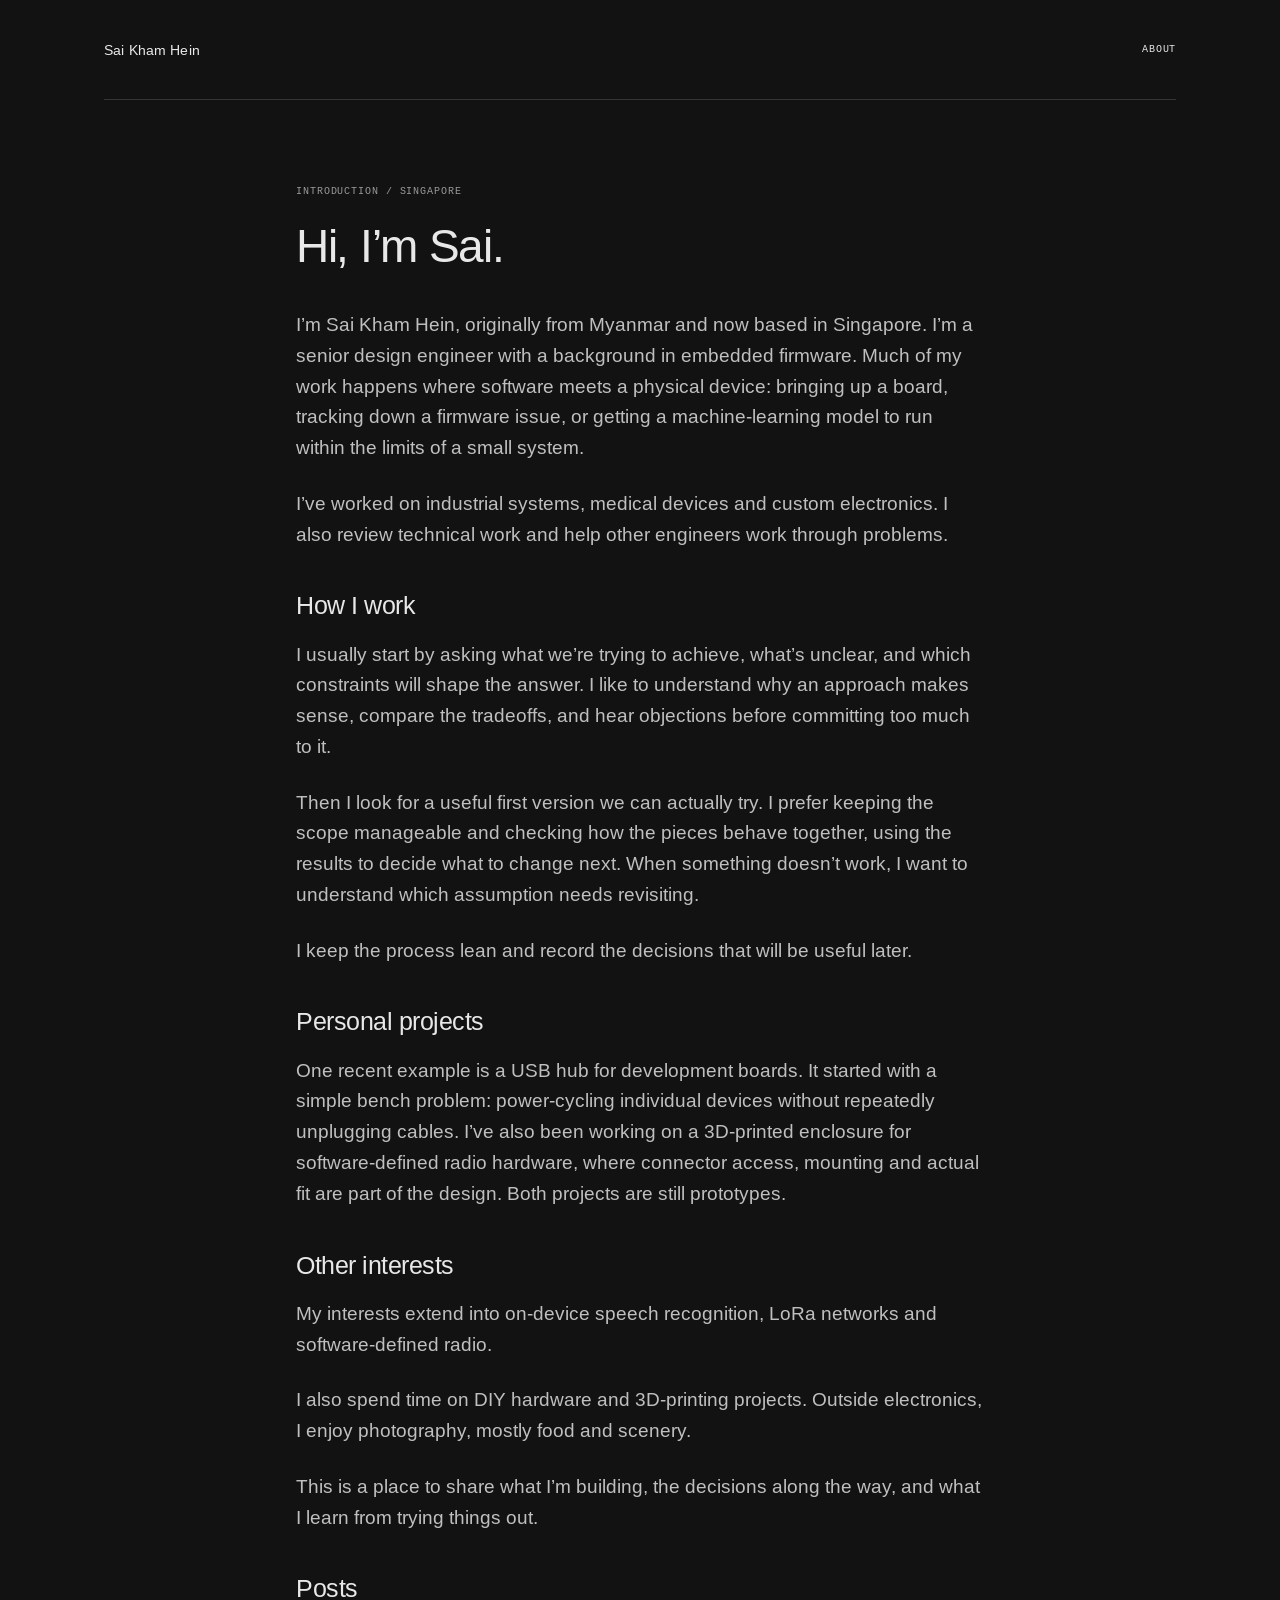
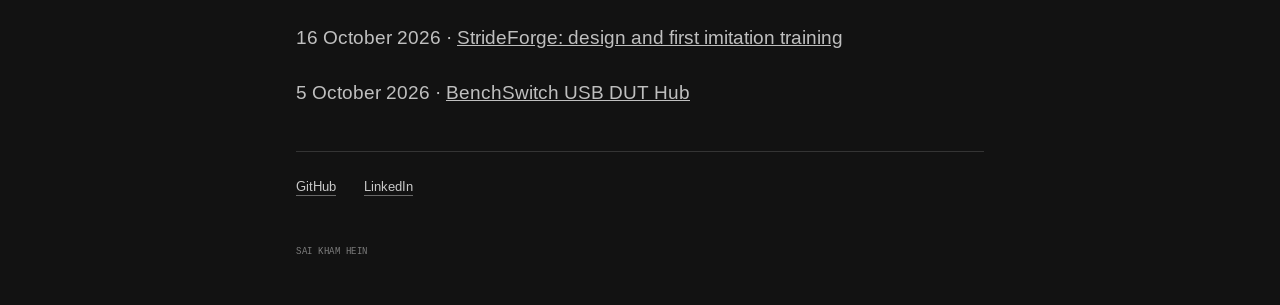
<file: index.html>
<!doctype html>
<html lang="en">
<head>
<meta charset="utf-8">
<meta name="viewport" content="width=device-width, initial-scale=1">
<meta name="color-scheme" content="dark">
<meta name="description" content="Sai Kham Hein is a senior design engineer based in Singapore, working across hardware, embedded firmware and Edge AI.">
<title>Sai Kham Hein · About</title>
<link rel="stylesheet" href="./styles.css">
</head>
<body>
<a class="skip-link" href="#about">Skip to introduction</a>
<header class="site-header">
  <a class="name" href="./">Sai Kham Hein</a>
  <nav aria-label="Main navigation"><a class="current" href="#about" aria-current="page">About</a></nav>
</header>
<main id="about" tabindex="-1">
  <article aria-labelledby="intro-title">
    <div class="meta">Introduction / Singapore</div>
    <h1 id="intro-title">Hi, I’m Sai.</h1>
    <p>I’m Sai Kham Hein, originally from Myanmar and now based in Singapore. I’m a senior design engineer with a background in embedded firmware. Much of my work happens where software meets a physical device: bringing up a board, tracking down a firmware issue, or getting a machine-learning model to run within the limits of a small system.</p>
    <p>I’ve worked on industrial systems, medical devices and custom electronics. I also review technical work and help other engineers work through problems.</p>
    <h2>How I work</h2>
    <p>I usually start by asking what we’re trying to achieve, what’s unclear, and which constraints will shape the answer. I like to understand why an approach makes sense, compare the tradeoffs, and hear objections before committing too much to it.</p>
<p>Then I look for a useful first version we can actually try. I prefer keeping the scope manageable and checking how the pieces behave together, using the results to decide what to change next. When something doesn’t work, I want to understand which assumption needs revisiting.</p>
<p>I keep the process lean and record the decisions that will be useful later.</p>
    <h2>Personal projects</h2>
    <p>One recent example is a USB hub for development boards. It started with a simple bench problem: power-cycling individual devices without repeatedly unplugging cables. I’ve also been working on a 3D-printed enclosure for software-defined radio hardware, where connector access, mounting and actual fit are part of the design. Both projects are still prototypes.</p>
    <h2>Other interests</h2>
    <p>My interests extend into on-device speech recognition, LoRa networks and software-defined radio.</p>
    <p>I also spend time on DIY hardware and 3D-printing projects. Outside electronics, I enjoy photography, mostly food and scenery.</p>
    <p>This is a place to share what I’m building, the decisions along the way, and what I learn from trying things out.</p>

    <section class="posts" aria-labelledby="posts-title">
      <h2 id="posts-title">Posts</h2>
      <p><time datetime="2026-10-16">16 October 2026</time> · <a href="./posts/strideforge/">StrideForge: design and first imitation training</a></p>
      <p><time datetime="2026-10-05">5 October 2026</time> · <a href="./posts/benchswitch-usb-dut-hub/">BenchSwitch USB DUT Hub</a></p>
    </section>

    <footer class="article-footer">
      <nav class="links" aria-label="Find Sai online">
        <a href="https://github.com/saikhamhein">GitHub</a>
        <a href="https://www.linkedin.com/in/sai-kham-hein-118b35216/">LinkedIn</a>
      </nav>
      <div class="end">Sai Kham Hein</div>
    </footer>
  </article>
</main>
</body>
</html>
</file>
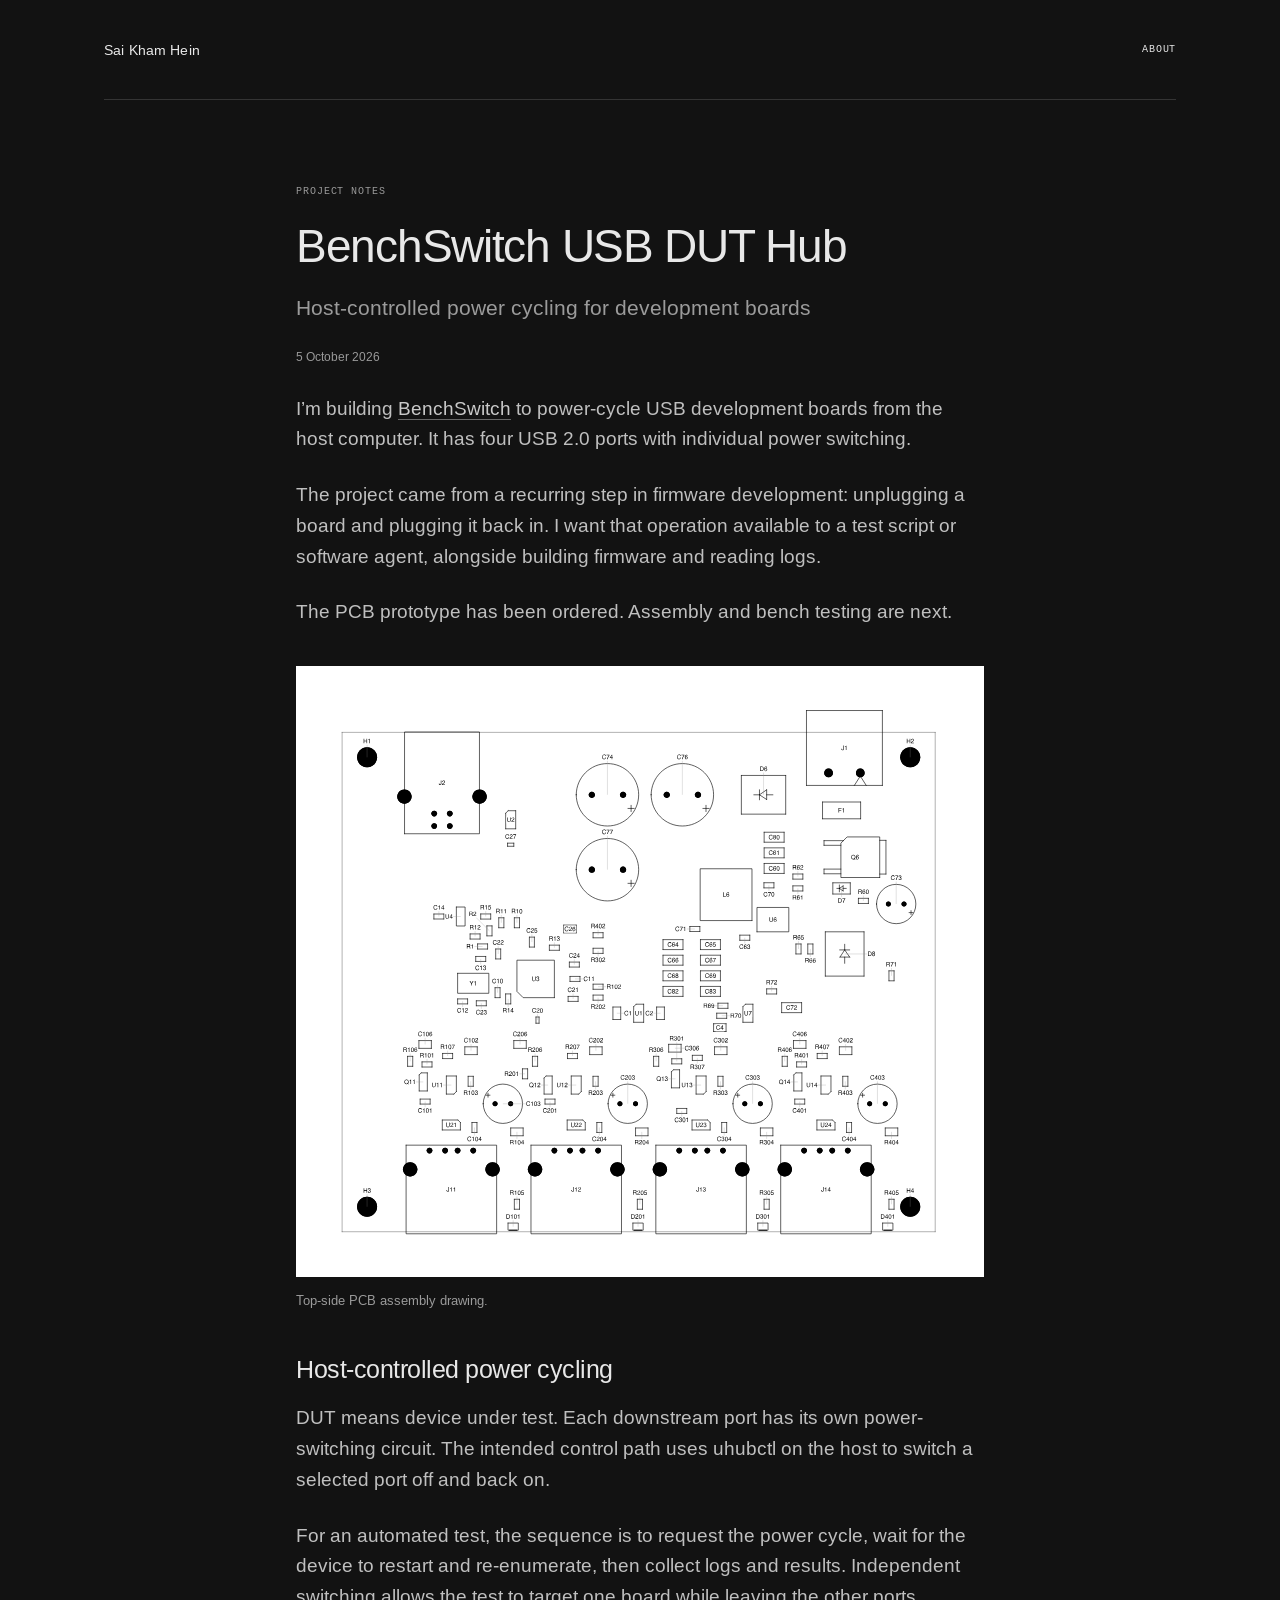
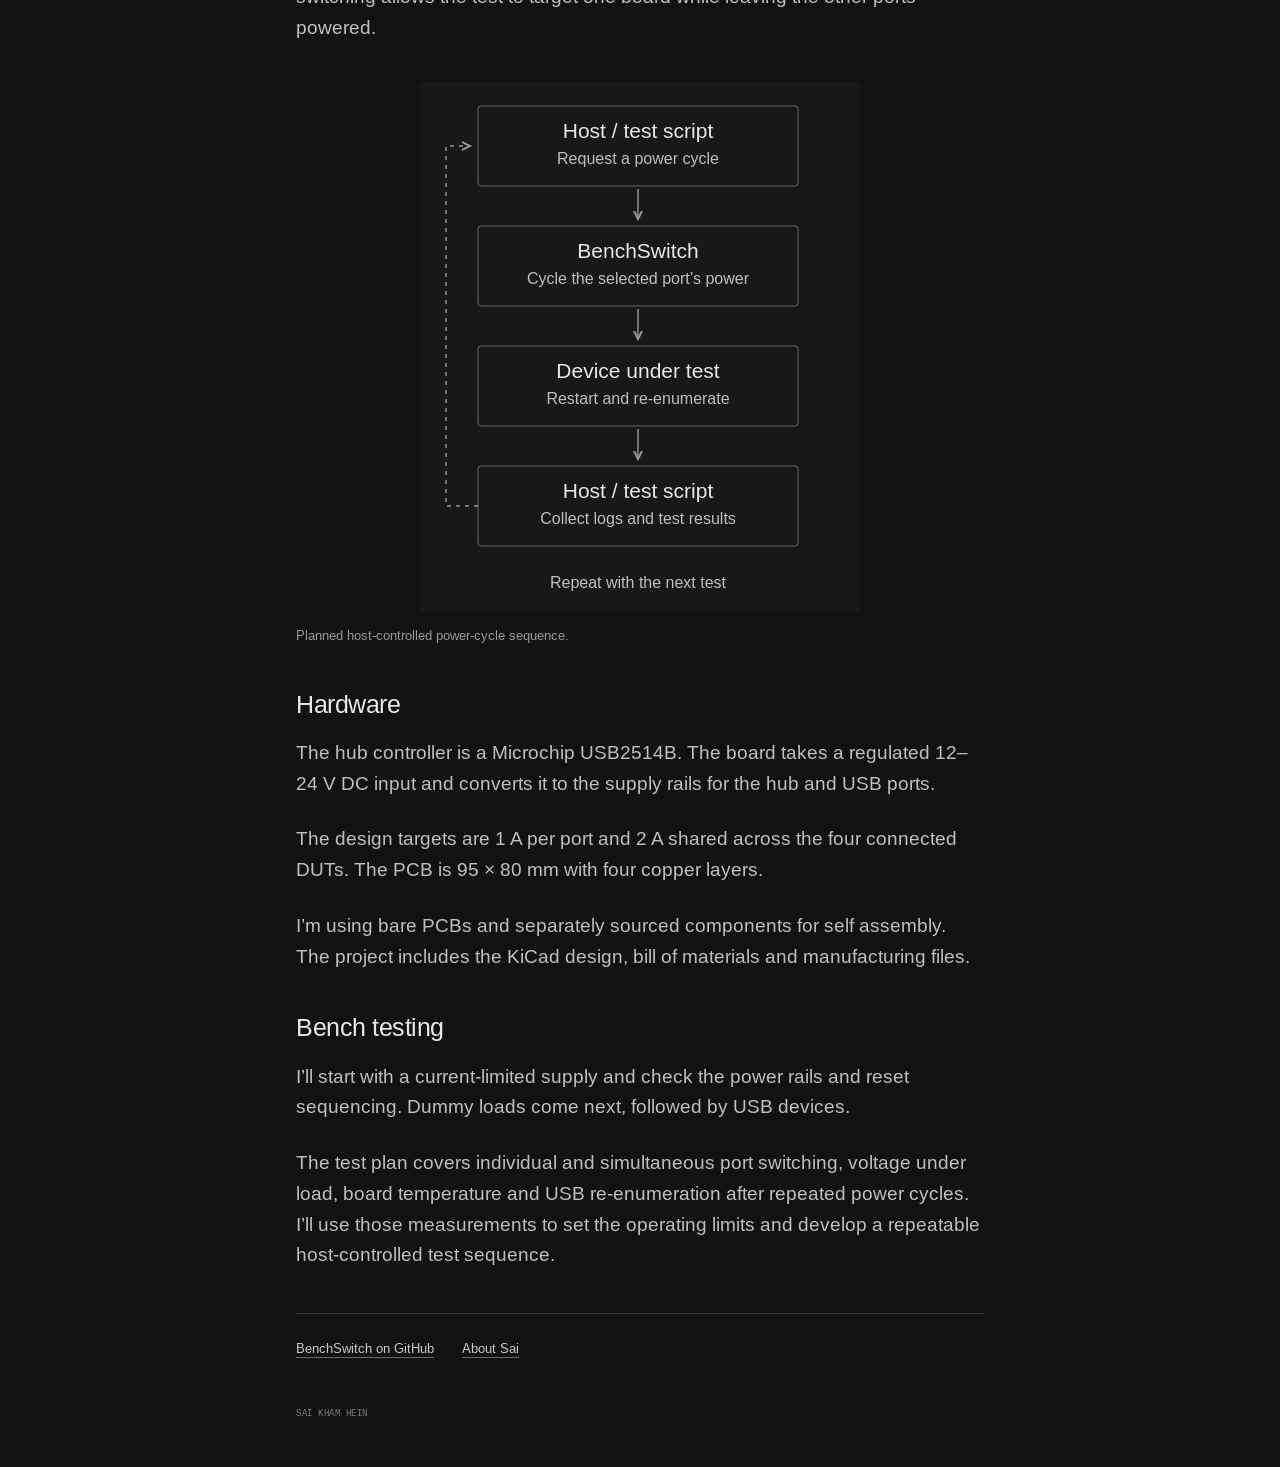
<file: posts/benchswitch-usb-dut-hub/index.html>
<!doctype html><html lang="en"><head><meta charset="utf-8"><meta name="viewport" content="width=device-width, initial-scale=1"><title>BenchSwitch USB DUT Hub · Sai Kham Hein</title><style>@font-face {
  font-family: "Reading";
  src: url("../../assets/fonts/LiberationSans-Regular.ttf") format("truetype");
  font-style: normal;
  font-weight: 400;
  font-display: swap;
}
@font-face {
  font-family: "Note";
  src: url("../../assets/fonts/LiberationMono-Regular.ttf") format("truetype");
  font-style: normal;
  font-weight: 400;
  font-display: swap;
}
:root {
  color-scheme: dark;
  --background: #121212;
  --heading: #e8e8e8;
  --body: #bfbfbf;
  --metadata: #9b9b9b;
  --rule: #343434;
  --link: #c9c9c9;
  --underline: #686868;
  --footer: #808080;
}
* { box-sizing: border-box; }
html { margin: 0; scroll-padding-top: 24px; }
body {
  margin: 0;
  background: var(--background);
  color: var(--heading);
  font-family: "Reading", Arial, Helvetica, sans-serif;
  -webkit-text-size-adjust: 100%;
}
a { color: inherit; }
a:focus-visible { outline: 2px solid var(--heading); outline-offset: 6px; }
a:hover { color: #fff; }
::selection { background: #dedede; color: #121212; }
.skip-link {
  position: absolute;
  top: -80px;
  left: 24px;
  z-index: 2;
  padding: 12px 16px;
  background: var(--heading);
  color: var(--background);
}
.skip-link:focus { top: 12px; color: var(--background); }
.site-header {
  min-height: 100px;
  margin: 0 auto;
  max-width: 1232px;
  width: calc(100% - 208px);
  display: flex;
  justify-content: space-between;
  align-items: center;
  gap: 24px;
  border-bottom: 1px solid var(--rule);
}
.name { display: inline-flex; align-items: center; min-height: 44px; font-size: 14px; letter-spacing: .01em; text-decoration: none; }
.site-header nav a {
  display: inline-flex;
  align-items: center;
  min-height: 44px;
  font: 10px "Note", "Courier New", monospace;
  letter-spacing: .075em;
  text-transform: uppercase;
  text-decoration: none;
}
main { width: min(688px, calc(100% - 48px)); margin: 86px auto 0; }
main:focus { outline: none; }
.meta {
  font: 10px "Note", "Courier New", monospace;
  letter-spacing: .09em;
  color: var(--metadata);
  margin-bottom: 24px;
  text-transform: uppercase;
}
h1 {
  font-size: 46px;
  font-weight: 400;
  letter-spacing: -.028em;
  line-height: 1.13;
  margin: 0 0 37px;
}
h2 { font-size: 25px; font-weight: 400; letter-spacing: -.02em; line-height: 1.25; margin: 40px 0 18px; }
p { font-size: 19px; line-height: 1.62; margin: 0 0 25px; color: var(--body); }
.links {
  margin-top: 42px;
  padding-top: 12px;
  border-top: 1px solid var(--rule);
  display: flex;
  flex-wrap: wrap;
  gap: 0 28px;
  font-size: 13px;
}
.links a {
  display: inline-flex;
  align-items: center;
  min-height: 44px;
  color: var(--link);
  text-decoration: underline;
  text-underline-offset: 4px;
  text-decoration-color: var(--underline);
}
.links a:hover { color: #fff; text-decoration-color: currentColor; }
.end {
  font: 9px "Note", "Courier New", monospace;
  letter-spacing: .06em;
  color: var(--footer);
  margin-top: 39px;
  margin-bottom: 48px;
  text-transform: uppercase;
}
@media (max-width: 760px) {
  .site-header { width: calc(100% - 48px); min-height: 79px; }
  .name { font-size: 12px; }
  .site-header nav a { font-size: 9px; }
  main { margin-top: 45px; }
  .meta { font-size: 9px; margin-bottom: 20px; }
  h1 { font-size: 34px; margin-bottom: 28px; }
  h2 { font-size: 22px; margin-top: 34px; margin-bottom: 16px; }
  p { font-size: 16px; line-height: 1.63; margin-bottom: 23px; }
  .links { margin-top: 33px; font-size: 12px; }
  .end { font-size: 8px; margin-top: 27px; margin-bottom: 40px; }
}
@media (prefers-reduced-motion: reduce) {
  html { scroll-behavior: auto; }
}
@media print {
  :root { color-scheme: light; --background: #fff; --heading: #111; --body: #222; --metadata: #555; --rule: #bbb; --link: #222; --underline: #666; --footer: #555; }
  .skip-link, .site-header nav { display: none; }
  .site-header { min-height: 60px; width: 100%; }
  main { width: 100%; margin-top: 32px; }
  p { orphans: 3; widows: 3; }
}

.project-link{color:var(--link);text-decoration:underline;text-underline-offset:4px;text-decoration-color:var(--underline);} .project-link:hover{color:#fff;text-decoration-color:currentColor;}
figure{margin:38px 0 42px;} figure img{display:block;width:100%;height:auto;} .board-picture{background:#fff;padding:20px;} .workflow-picture{max-width:440px;margin:0 auto;} figcaption{font-size:13px;line-height:1.6;color:var(--metadata);margin-top:14px;} .date{font-size:12px;line-height:1.6;color:var(--metadata);margin:0 0 26px;} figure{break-inside:avoid;}
.subtitle { margin-top:-18px; font-size:21px; line-height:1.5; color:var(--metadata); } @media(max-width:760px){ .subtitle{font-size:18px; margin-top:-10px;} }
</style></head><body><a class="skip-link" href="#post">Skip to article</a><header class="site-header"><a class="name" href="https://saikhamhein.github.io/">Sai Kham Hein</a><nav aria-label="Main navigation"><a href="https://saikhamhein.github.io/">About</a></nav></header><main id="post" tabindex="-1"><article aria-labelledby="post-title"><div class="meta">Project notes</div><h1 id="post-title">BenchSwitch USB DUT Hub</h1><p class="subtitle">Host-controlled power cycling for development boards</p><p class="date"><time datetime="2026-10-05">5 October 2026</time></p><p>I’m building <a class="project-link" href="https://github.com/saikhamhein/benchswitch-usb-dut-hub">BenchSwitch</a> to power-cycle USB development boards from the host computer. It has four USB 2.0 ports with individual power switching.</p>
<p>The project came from a recurring step in firmware development: unplugging a board and plugging it back in. I want that operation available to a test script or software agent, alongside building firmware and reading logs.</p>
<p>The PCB prototype has been ordered. Assembly and bench testing are next.</p>
<figure><img class="board-picture" src="pcb-assembly.svg" alt="Top-side component placement drawing of the four-port BenchSwitch PCB."><figcaption>Top-side PCB assembly drawing.</figcaption></figure><h2>Host-controlled power cycling</h2>
<p>DUT means device under test. Each downstream port has its own power-switching circuit. The intended control path uses uhubctl on the host to switch a selected port off and back on.</p>
<p>For an automated test, the sequence is to request the power cycle, wait for the device to restart and re-enumerate, then collect logs and results. Independent switching allows the test to target one board while leaving the other ports powered.</p>
<figure><img class="workflow-picture" src="planned-test-loop.svg" alt="Planned loop from a host power-cycle command through BenchSwitch and a DUT restart to collected test results."><figcaption>Planned host-controlled power-cycle sequence.</figcaption></figure><h2>Hardware</h2>
<p>The hub controller is a Microchip USB2514B. The board takes a regulated 12–24 V DC input and converts it to the supply rails for the hub and USB ports.</p>
<p>The design targets are 1 A per port and 2 A shared across the four connected DUTs. The PCB is 95 × 80 mm with four copper layers.</p>
<p>I’m using bare PCBs and separately sourced components for self assembly. The project includes the KiCad design, bill of materials and manufacturing files.</p>
<h2>Bench testing</h2>
<p>I’ll start with a current-limited supply and check the power rails and reset sequencing. Dummy loads come next, followed by USB devices.</p>
<p>The test plan covers individual and simultaneous port switching, voltage under load, board temperature and USB re-enumeration after repeated power cycles. I’ll use those measurements to set the operating limits and develop a repeatable host-controlled test sequence.</p><footer class="article-footer"><nav class="links" aria-label="More from Sai"><a href="https://github.com/saikhamhein/benchswitch-usb-dut-hub">BenchSwitch on GitHub</a><a href="https://saikhamhein.github.io/">About Sai</a></nav><div class="end">Sai Kham Hein</div></footer></article></main></body></html>
</file>
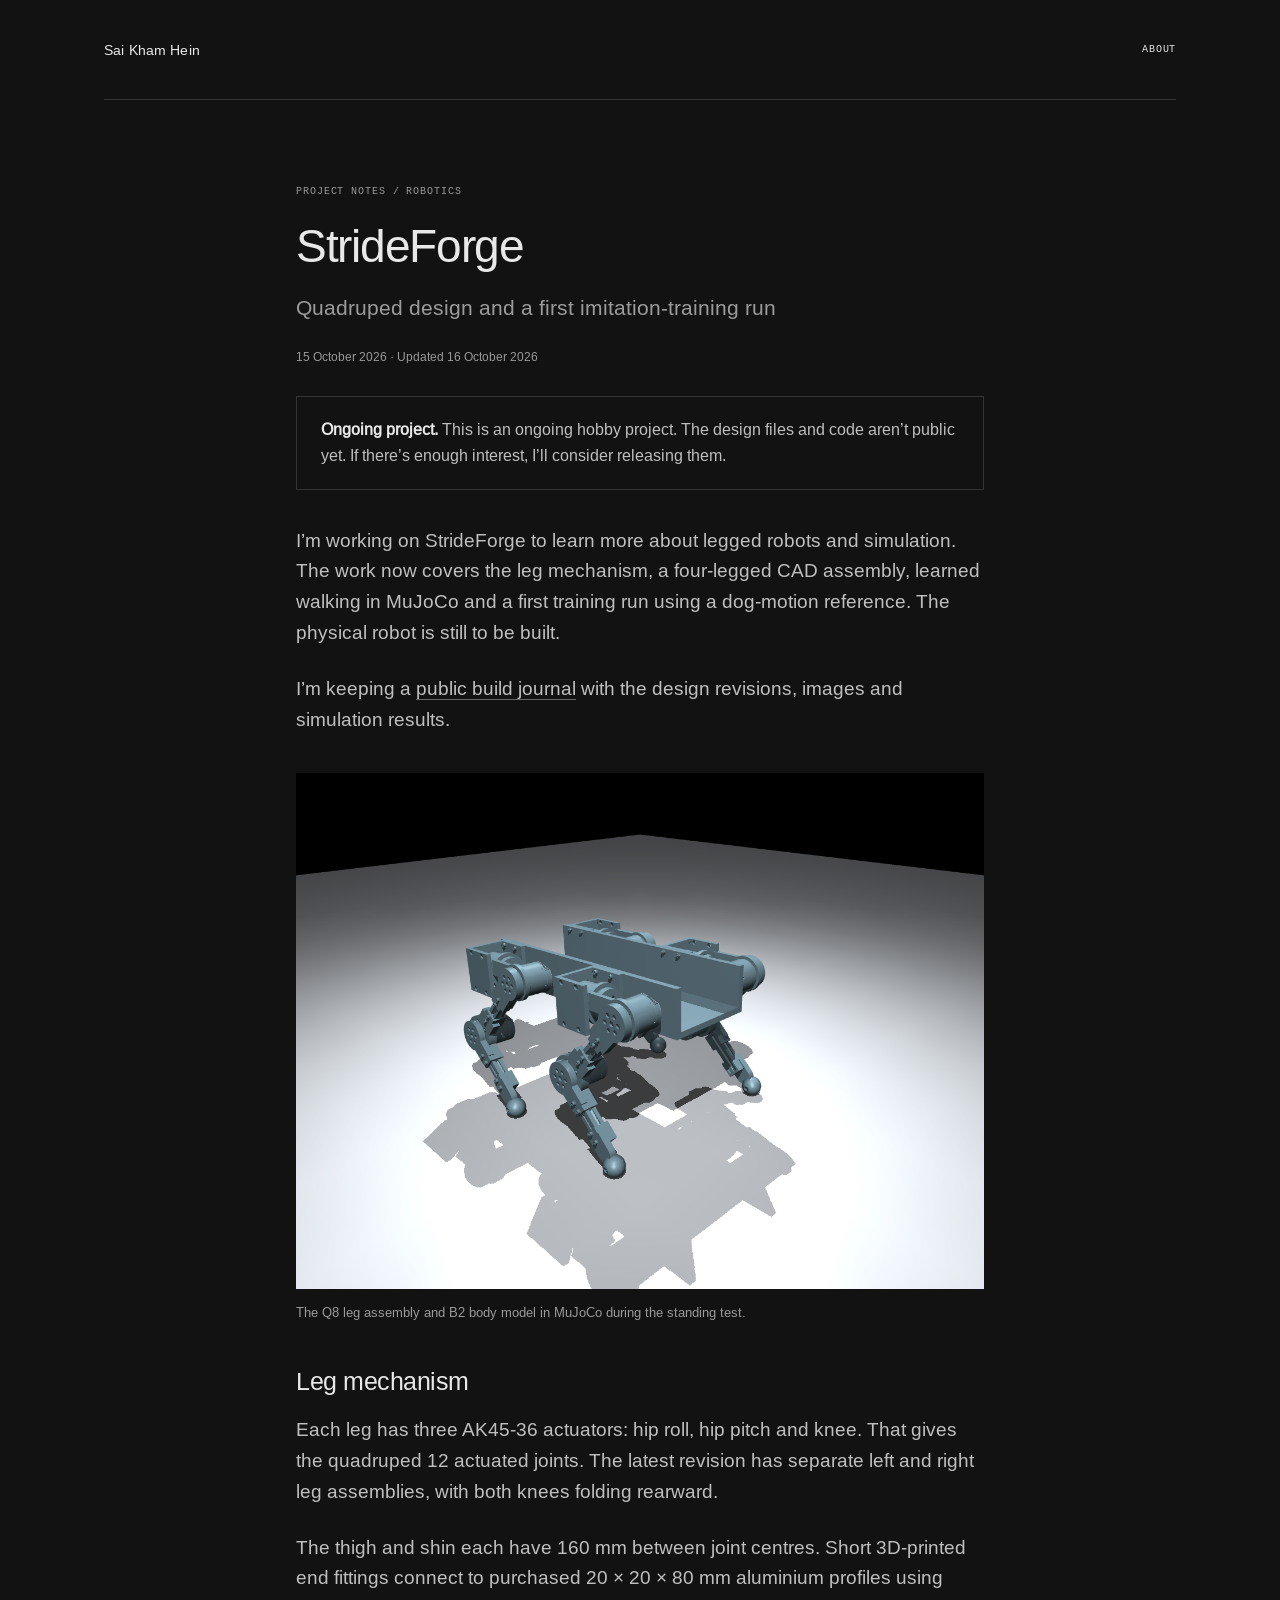
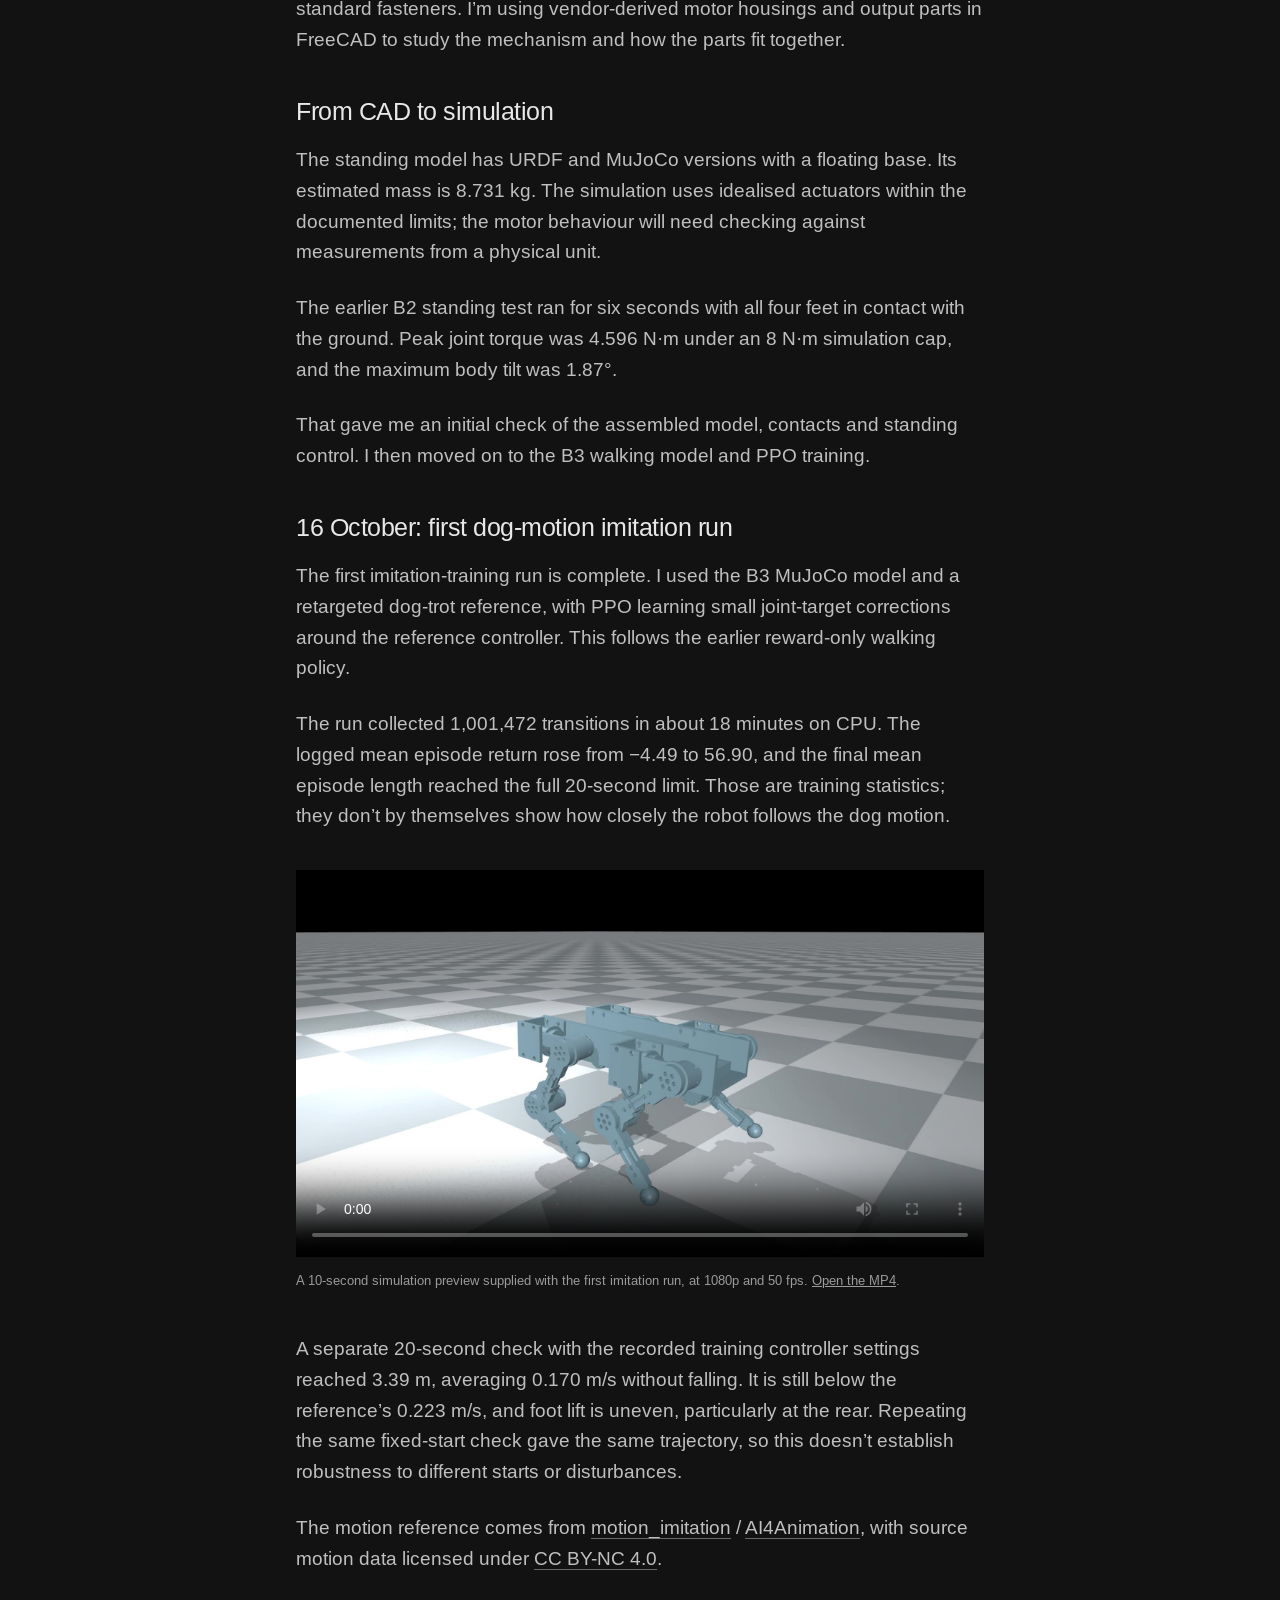
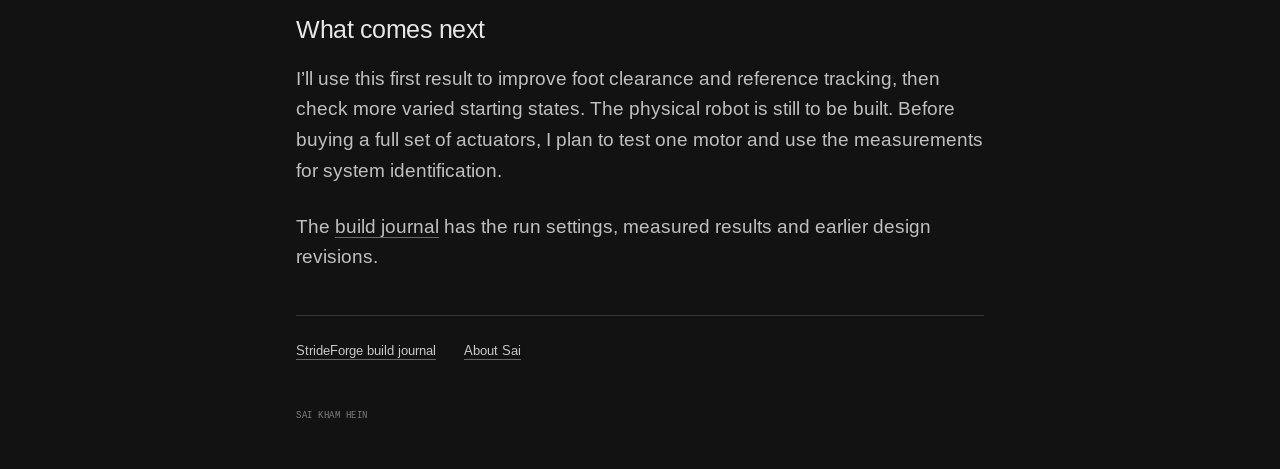
<file: posts/strideforge/index.html>
<!doctype html>
<html lang="en">
<head>
<meta charset="utf-8">
<meta name="viewport" content="width=device-width, initial-scale=1">
<meta name="color-scheme" content="dark">
<meta name="description" content="StrideForge project notes: quadruped design, MuJoCo walking and a first dog-motion imitation training run, with video.">
<title>StrideForge: design and first imitation training · Sai Kham Hein</title>
<link rel="stylesheet" href="../../styles.css">
<style>
.subtitle { margin-top:-18px; font-size:21px; line-height:1.5; color:var(--metadata); }
.date { font-size:12px; color:var(--metadata); margin-bottom:26px; }
.project-note { border:1px solid var(--rule); padding:20px 24px; margin:28px 0 36px; }
.project-note p { font-size:16px; margin:0; }
.project-note strong { color:var(--heading); }
figure { margin:38px 0 42px; break-inside:avoid; }
figure video { display:block; width:100%; height:auto; background:#202020; }
figure img { display:block; width:100%; height:auto; }
figcaption { font-size:13px; line-height:1.6; color:var(--metadata); margin-top:14px; }
article p a { text-underline-offset:4px; text-decoration-color:var(--underline); }
@media(max-width:760px) { .subtitle {font-size:18px; margin-top:-10px;} .project-note {padding:18px;} .project-note p {font-size:15px;} }
</style>
</head>
<body>
<a class="skip-link" href="#post">Skip to article</a>
<header class="site-header">
  <a class="name" href="../../">Sai Kham Hein</a>
  <nav aria-label="Main navigation"><a href="../../">About</a></nav>
</header>
<main id="post" tabindex="-1">
<article aria-labelledby="post-title">
<div class="meta">Project notes / Robotics</div>
<h1 id="post-title">StrideForge</h1>
<p class="subtitle">Quadruped design and a first imitation-training run</p>
<p class="date"><time datetime="2026-10-15">15 October 2026</time> · Updated <time datetime="2026-10-16">16 October 2026</time></p>
<aside class="project-note" aria-label="Project availability">
<p><strong>Ongoing project.</strong> This is an ongoing hobby project. The design files and code aren’t public yet. If there’s enough interest, I’ll consider releasing them.</p>
</aside>
<p>I’m working on StrideForge to learn more about legged robots and simulation. The work now covers the leg mechanism, a four-legged CAD assembly, learned walking in MuJoCo and a first training run using a dog-motion reference. The physical robot is still to be built.</p>
<p>I’m keeping a <a href="https://strideforge-build-journal.saikhamhein.chatgpt.site">public build journal</a> with the design revisions, images and simulation results.</p>
<figure>
<img src="mujoco-standing.png" width="1200" height="900" alt="StrideForge Q8 quadruped model standing on four feet in a MuJoCo simulation.">
<figcaption>The Q8 leg assembly and B2 body model in MuJoCo during the standing test.</figcaption>
</figure>
<h2>Leg mechanism</h2>
<p>Each leg has three AK45-36 actuators: hip roll, hip pitch and knee. That gives the quadruped 12 actuated joints. The latest revision has separate left and right leg assemblies, with both knees folding rearward.</p>
<p>The thigh and shin each have 160 mm between joint centres. Short 3D-printed end fittings connect to purchased 20 × 20 × 80 mm aluminium profiles using standard fasteners. I’m using vendor-derived motor housings and output parts in FreeCAD to study the mechanism and how the parts fit together.</p>
<h2>From CAD to simulation</h2>
<p>The standing model has URDF and MuJoCo versions with a floating base. Its estimated mass is 8.731 kg. The simulation uses idealised actuators within the documented limits; the motor behaviour will need checking against measurements from a physical unit.</p>
<p>The earlier B2 standing test ran for six seconds with all four feet in contact with the ground. Peak joint torque was 4.596 N·m under an 8 N·m simulation cap, and the maximum body tilt was 1.87°.</p>
<p>That gave me an initial check of the assembled model, contacts and standing control. I then moved on to the B3 walking model and PPO training.</p>
<h2>16 October: first dog-motion imitation run</h2>
<p>The first imitation-training run is complete. I used the B3 MuJoCo model and a retargeted dog-trot reference, with PPO learning small joint-target corrections around the reference controller. This follows the earlier reward-only walking policy.</p>
<p>The run collected 1,001,472 transitions in about 18 minutes on CPU. The logged mean episode return rose from −4.49 to 56.90, and the final mean episode length reached the full 20-second limit. Those are training statistics; they don’t by themselves show how closely the robot follows the dog motion.</p>
<figure>
<video controls preload="metadata" playsinline poster="imitation-preview.jpg" width="1920" height="1080" aria-label="Ten-second MuJoCo preview from the first dog-motion imitation training run">
<source src="imitation-161020260320.mp4" type="video/mp4">
Your browser does not support embedded video. <a href="imitation-161020260320.mp4">Download the MP4</a>.
</video>
<figcaption>A 10-second simulation preview supplied with the first imitation run, at 1080p and 50 fps. <a href="imitation-161020260320.mp4">Open the MP4</a>.</figcaption>
</figure>
<p>A separate 20-second check with the recorded training controller settings reached 3.39 m, averaging 0.170 m/s without falling. It is still below the reference’s 0.223 m/s, and foot lift is uneven, particularly at the rear. Repeating the same fixed-start check gave the same trajectory, so this doesn’t establish robustness to different starts or disturbances.</p>
<p>The motion reference comes from <a href="https://github.com/erwincoumans/motion_imitation">motion_imitation</a> / <a href="https://github.com/sebastianstarke/AI4Animation">AI4Animation</a>, with source motion data licensed under <a href="https://creativecommons.org/licenses/by-nc/4.0/">CC BY-NC 4.0</a>.</p>
<h2>What comes next</h2>
<p>I’ll use this first result to improve foot clearance and reference tracking, then check more varied starting states. The physical robot is still to be built. Before buying a full set of actuators, I plan to test one motor and use the measurements for system identification.</p>
<p>The <a href="https://strideforge-build-journal.saikhamhein.chatgpt.site#b3-imitation-v1">build journal</a> has the run settings, measured results and earlier design revisions.</p>
<footer class="article-footer">
<nav class="links" aria-label="More from Sai">
<a href="https://strideforge-build-journal.saikhamhein.chatgpt.site">StrideForge build journal</a>
<a href="../../">About Sai</a>
</nav>
<div class="end">Sai Kham Hein</div>
</footer>
</article>
</main>
</body>
</html>
</file>
<file: styles.css>
@font-face {
  font-family: "Reading";
  src: url("./assets/fonts/LiberationSans-Regular.ttf") format("truetype");
  font-style: normal;
  font-weight: 400;
  font-display: swap;
}
@font-face {
  font-family: "Note";
  src: url("./assets/fonts/LiberationMono-Regular.ttf") format("truetype");
  font-style: normal;
  font-weight: 400;
  font-display: swap;
}
:root {
  color-scheme: dark;
  --background: #121212;
  --heading: #e8e8e8;
  --body: #bfbfbf;
  --metadata: #9b9b9b;
  --rule: #343434;
  --link: #c9c9c9;
  --underline: #686868;
  --footer: #808080;
}
* { box-sizing: border-box; }
html { margin: 0; scroll-padding-top: 24px; }
body {
  margin: 0;
  background: var(--background);
  color: var(--heading);
  font-family: "Reading", Arial, Helvetica, sans-serif;
  -webkit-text-size-adjust: 100%;
}
a { color: inherit; }
a:focus-visible { outline: 2px solid var(--heading); outline-offset: 6px; }
a:hover { color: #fff; }
::selection { background: #dedede; color: #121212; }
.skip-link {
  position: absolute;
  top: -80px;
  left: 24px;
  z-index: 2;
  padding: 12px 16px;
  background: var(--heading);
  color: var(--background);
}
.skip-link:focus { top: 12px; color: var(--background); }
.site-header {
  min-height: 100px;
  margin: 0 auto;
  max-width: 1232px;
  width: calc(100% - 208px);
  display: flex;
  justify-content: space-between;
  align-items: center;
  gap: 24px;
  border-bottom: 1px solid var(--rule);
}
.name { display: inline-flex; align-items: center; min-height: 44px; font-size: 14px; letter-spacing: .01em; text-decoration: none; }
.site-header nav a {
  display: inline-flex;
  align-items: center;
  min-height: 44px;
  font: 10px "Note", "Courier New", monospace;
  letter-spacing: .075em;
  text-transform: uppercase;
  text-decoration: none;
}
main { width: min(688px, calc(100% - 48px)); margin: 86px auto 0; }
main:focus { outline: none; }
.meta {
  font: 10px "Note", "Courier New", monospace;
  letter-spacing: .09em;
  color: var(--metadata);
  margin-bottom: 24px;
  text-transform: uppercase;
}
h1 {
  font-size: 46px;
  font-weight: 400;
  letter-spacing: -.028em;
  line-height: 1.13;
  margin: 0 0 37px;
}
h2 { font-size: 25px; font-weight: 400; letter-spacing: -.02em; line-height: 1.25; margin: 40px 0 18px; }
p { font-size: 19px; line-height: 1.62; margin: 0 0 25px; color: var(--body); }
.links {
  margin-top: 42px;
  padding-top: 12px;
  border-top: 1px solid var(--rule);
  display: flex;
  flex-wrap: wrap;
  gap: 0 28px;
  font-size: 13px;
}
.links a {
  display: inline-flex;
  align-items: center;
  min-height: 44px;
  color: var(--link);
  text-decoration: underline;
  text-underline-offset: 4px;
  text-decoration-color: var(--underline);
}
.links a:hover { color: #fff; text-decoration-color: currentColor; }
.end {
  font: 9px "Note", "Courier New", monospace;
  letter-spacing: .06em;
  color: var(--footer);
  margin-top: 39px;
  margin-bottom: 48px;
  text-transform: uppercase;
}
@media (max-width: 760px) {
  .site-header { width: calc(100% - 48px); min-height: 79px; }
  .name { font-size: 12px; }
  .site-header nav a { font-size: 9px; }
  main { margin-top: 45px; }
  .meta { font-size: 9px; margin-bottom: 20px; }
  h1 { font-size: 34px; margin-bottom: 28px; }
  h2 { font-size: 22px; margin-top: 34px; margin-bottom: 16px; }
  p { font-size: 16px; line-height: 1.63; margin-bottom: 23px; }
  .links { margin-top: 33px; font-size: 12px; }
  .end { font-size: 8px; margin-top: 27px; margin-bottom: 40px; }
}
@media (prefers-reduced-motion: reduce) {
  html { scroll-behavior: auto; }
}
@media print {
  :root { color-scheme: light; --background: #fff; --heading: #111; --body: #222; --metadata: #555; --rule: #bbb; --link: #222; --underline: #666; --footer: #555; }
  .skip-link, .site-header nav { display: none; }
  .site-header { min-height: 60px; width: 100%; }
  main { width: 100%; margin-top: 32px; }
  p { orphans: 3; widows: 3; }
}
</file>
